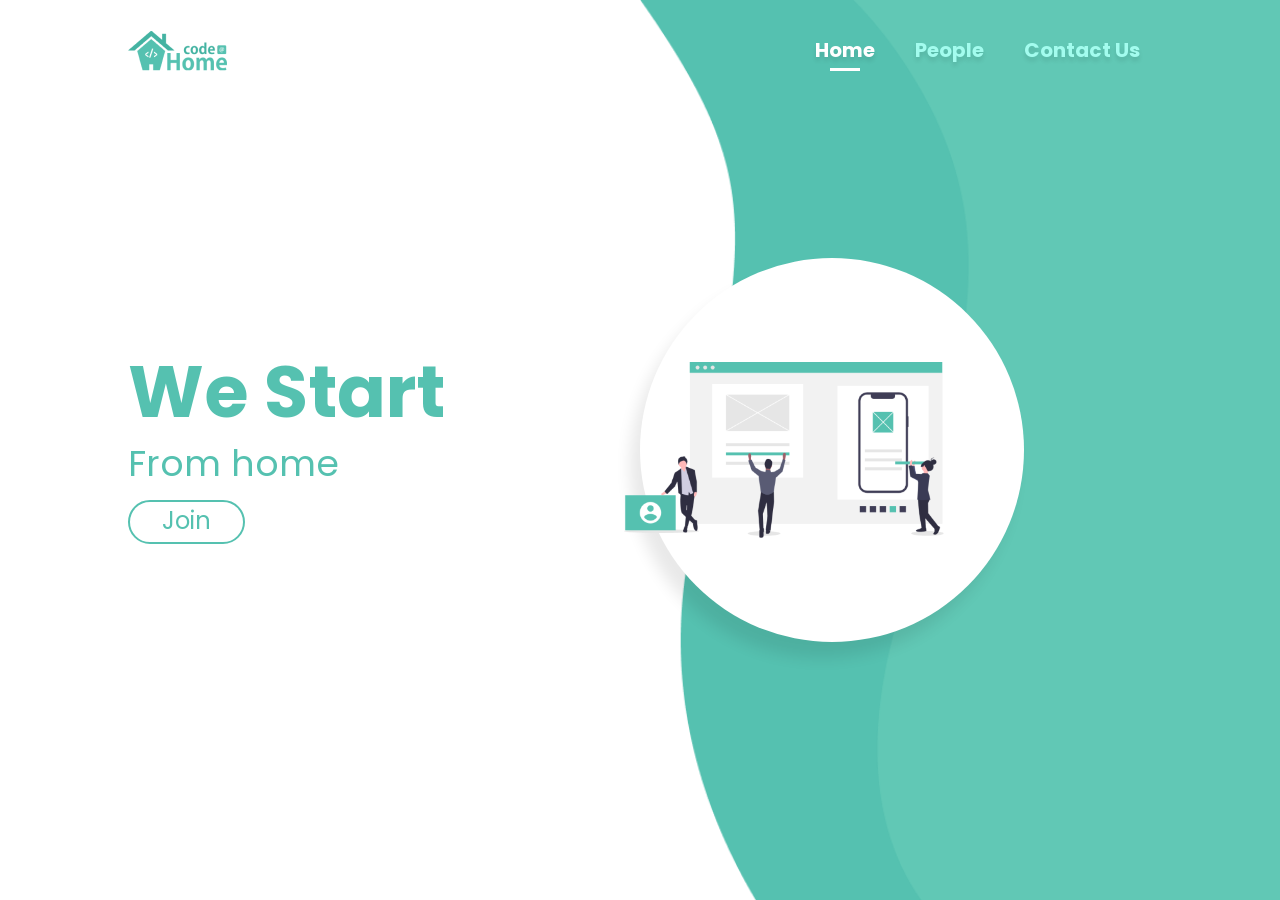
<file: src/index.html>
<!doctype html>
<html>
<head>
  <!-- ... -->
  <meta charset="UTF-8" />
  <meta name="viewport" content="width=device-width, initial-scale=1.0" />
  <link href="../tailwind.css" rel="stylesheet">
  <link rel="stylesheet" href="style/styles.css">
  <!-- font -->
  <link rel="preconnect" href="https://fonts.gstatic.com">
<link href="https://fonts.googleapis.com/css2?family=Poppins:ital,wght@0,100;0,200;0,300;0,400;0,500;0,600;0,700;0,800;0,900;1,100;1,200;1,300;1,400;1,500;1,600;1,700;1,800;1,900&display=swap" rel="stylesheet">
</head>
<body>
    <!-- This example requires Tailwind CSS v2.0+ -->
<div class="relative h-screen bg-white overflow-hidden">
    <!-- background shape 1 -->
    <img class="absolute hidden md:flex right-0 top-0 h-screen w-6/12" src="assets/Icons/Intersect (1).png" />
    <!-- background shape 2 -->
    <img class="absolute hidden md:flex right-0 top-0 h-screen w-4/12" src="assets/Icons/Intersect.png" />
    <!-- navbar -->
  <div class="mx-auto px-5 sm:px-5 lg:px-32 z-10 relative">
    <div class="flex justify-between items-center py-6 md:space-x-10">
      <div class="flex justify-start lg:w-0 lg:flex-1">
        <a href="#">
          <span class="sr-only">Workflow</span>
          <img class="h-8 w-auto sm:h-10" src="assets/Icons/brand.png" alt="">
        </a>
      </div>
      <div class="-mr-2 -my-2 md:hidden">
        <button type="button" class="bg-white rounded-md p-2 inline-flex items-center justify-center text-gray-400 hover:text-gray-500 hover:bg-gray-100 focus:outline-none focus:ring-2 focus:ring-inset focus:ring-indigo-500" aria-expanded="false">
          <span class="sr-only">Open menu</span>
          <svg class="h-6 w-6" xmlns="http://www.w3.org/2000/svg" fill="none" viewBox="0 0 24 24" stroke="currentColor" aria-hidden="true">
            <path stroke-linecap="round" stroke-linejoin="round" stroke-width="2" d="M4 6h16M4 12h16M4 18h16" />
          </svg>
        </button>
      </div>
      <nav class="hidden md:flex space-x-10 p-0 md:p-3 md:rounded-md">
        

        <a href="#" class="hoverBottom active text-xl font-medium text-greenAqua hover:text-white border-b-2 border-transparent font-bold text-shadow">
          Home
        </a>
        <a href="#" class="hoverBottom text-xl font-medium text-greenAqua hover:text-white border-b-2 border-transparent font-bold text-shadow">
          People
        </a>
        <a href="#" class="hoverBottom text-xl font-medium text-greenAqua hover:text-white border-b-2 border-transparent font-bold text-shadow">
          Contact Us
        </a>

       
      </nav>
    </div>
  </div>
  <!-- title -->
  <div class="absolute pl-5 sm:pl-5 lg:pl-32 w-full text-center md:text-left md:w-auto top-2/4 transform -translate-y-2/4">
    <h1 class="font-bold text-7xl text-greenPrimary">We Start</h1>
    <h3 class="text-4xl  text-greenPrimary my-4">From home</h3>
    <button class="p-2 border-greenPrimary text-2xl rounded-full py-1 px-8 text-greenPrimary border-2 hover:bg-gray-50 duration-300"><p class="relative" style="top: -1px;">Join</p></button>
</div>
<!-- image brand -->
<div class="p-8 rounded-full hidden md:flex w-52 h-52 md:h-72 md:w-72 md:right-5 lg:w-96 lg:h-96 shadowImage bg-white absolute right-5 md:right-10 xl:right-64 transform transform -translate-y-2/4 top-2/4 flex justify-center items-center">
    <img class="right-12 relative" src="assets/Icons/home 1.png" />
</div>

  </div>

</body>
</html>
</file>
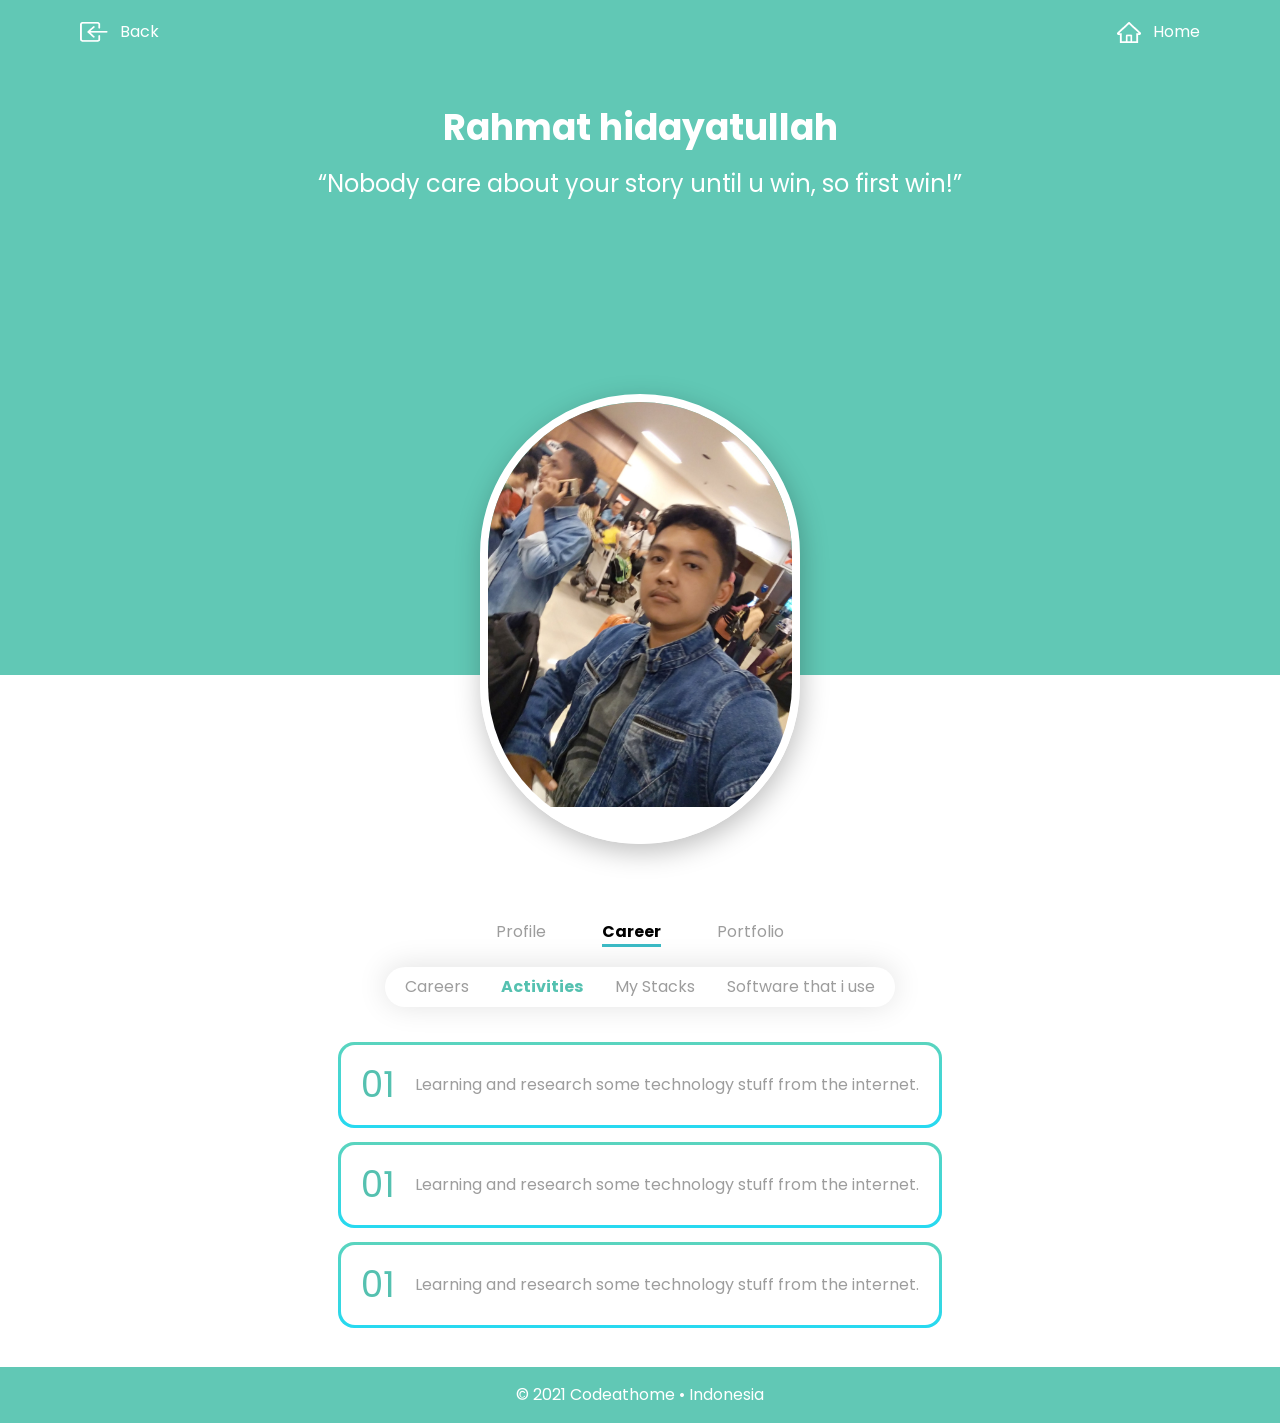
<file: src/activities.html>
<!doctype html>
<html>

<head>
    <!-- ... -->
    <meta charset="UTF-8" />
    <meta name="viewport" content="width=device-width, initial-scale=1.0" />
    <link href="../tailwind.css" rel="stylesheet">
    <link rel="stylesheet" href="style/styles.css">
    <!-- font -->
    <link rel="preconnect" href="https://fonts.gstatic.com">
    <link
        href="https://fonts.googleapis.com/css2?family=Poppins:ital,wght@0,100;0,200;0,300;0,400;0,500;0,600;0,700;0,800;0,900;1,100;1,200;1,300;1,400;1,500;1,600;1,700;1,800;1,900&display=swap"
        rel="stylesheet">
</head>

<body>
    <div class="relative">

        <div class="h-screen">
            <!-- navbar -->
            <nav class="w-full p-5 bg-GreenSecondary h-3/4 text-center relative px-20">
                <div class="flex items-center justify-between">
                    <div class="flex items-center">
                        <img src="assets/Icons/profile/back.png" />
                        <p class="ml-3 text-white">Back</p>
                    </div>
                    <div class="flex items-center">
                        <img src="assets/Icons//profile/homeicon.png" />
                        <p class="ml-3 text-white">Home</p>
                    </div>
                </div>
                <h1 class="text-white font-bold text-2xl lg:text-4xl mt-16">Rahmat hidayatullah</h1>
                <p class="text-white mt-5 text-xl lg:text-2xl">“Nobody care about your story until u win, so first win!”
                </p>
                <!-- wrap img rounded -->
                <div class="rounded-full h-56 w-56 md:h-80 md:w-80 xl:w-1/4 xl:h-2/3 shadowImage2 absolute left-1/2
                    bottom-0 xl:-bottom-1/4 transform -translate-x-1/2 -bottom-1/3 border-8 border-white
                    overflow-hidden">
                    <img src="assets/Icons/profile/IMG_20180312_134702.jpg" />
                </div>

            </nav>

        </div>

        <!-- content navbar -->
        <div class="text-center mt-5">
            <ul class="flex justify-center align-center">
                <li class="list-item">
                    <p class="text">Profile</p>
                </li>
                <li class="mx-14 list-item active">
                    <p class="text active">Career</p>
                </li>
                <li class="list-item">
                    <p class="text">Portfolio</p>
                </li>
            </ul>

        </div>


        <div class="text-center flex flex-col items-center justify-center">

            <!--  change content -->

            <ul class="flex flex-wrap items-center bg-white wrapShadow px-5 py-2 mt-5">
                <li class=" text-xs lg:text-base text-greyHoverBold duration-300 mr-4 lg:mr-8">Careers</li>
                <li class=" text-xs lg:text-base text-greyHoverBold active duration-300 mr-4 lg:mr-8">Activities</li>
                <li class=" text-xs lg:text-base text-greyHoverBold duration-300 mr-4 lg:mr-8">My Stacks</li>
                <li class=" text-xs lg:text-base text-greyHoverBold duration-300">Software that i use</li>
            </ul>

            <!-- <div class="p-10">
            <div class="">01</div>
            <div class="">Learning and research some technology stuff 
from the internet.</div>
        </div> -->

            <ul class="mt-5 px-5 xl:px-0">
                <li class="flex items-center p-2 xl:p-5 border-linier rounded mt-4 gradient-box">
                    <div class="text-2xl xl:text-4xl mr-5 text-greenPrimary">01</div>
                    <div class="text-grey text-xs text-left xl:text-base">Learning and research some technology stuff
                        from the internet.</div>
                </li>
                <li class="flex items-center p-2 xl:p-5 border-linier rounded mt-4 gradient-box">
                    <div class="text-2xl xl:text-4xl mr-5 text-greenPrimary">01</div>
                    <div class="text-grey text-xs text-left xl:text-base">Learning and research some technology stuff
                        from the internet.</div>
                </li>
                <li class="flex items-center p-2 xl:p-5 border-linier rounded mt-4 gradient-box">
                    <div class="text-2xl xl:text-4xl mr-5 text-greenPrimary">01</div>
                    <div class="text-grey text-xs text-left xl:text-base">Learning and research some technology stuff
                        from the internet.</div>
                </li>
            </ul>

        </div>



        <!-- end change content -->

        <div class="footer bg-GreenSecondary p-4 mt-10 w-full">
            <p class="text-white text-center">© 2021 Codeathome • Indonesia</p>
        </div>

    </div>



    </div>




</body>

</html>
</file>
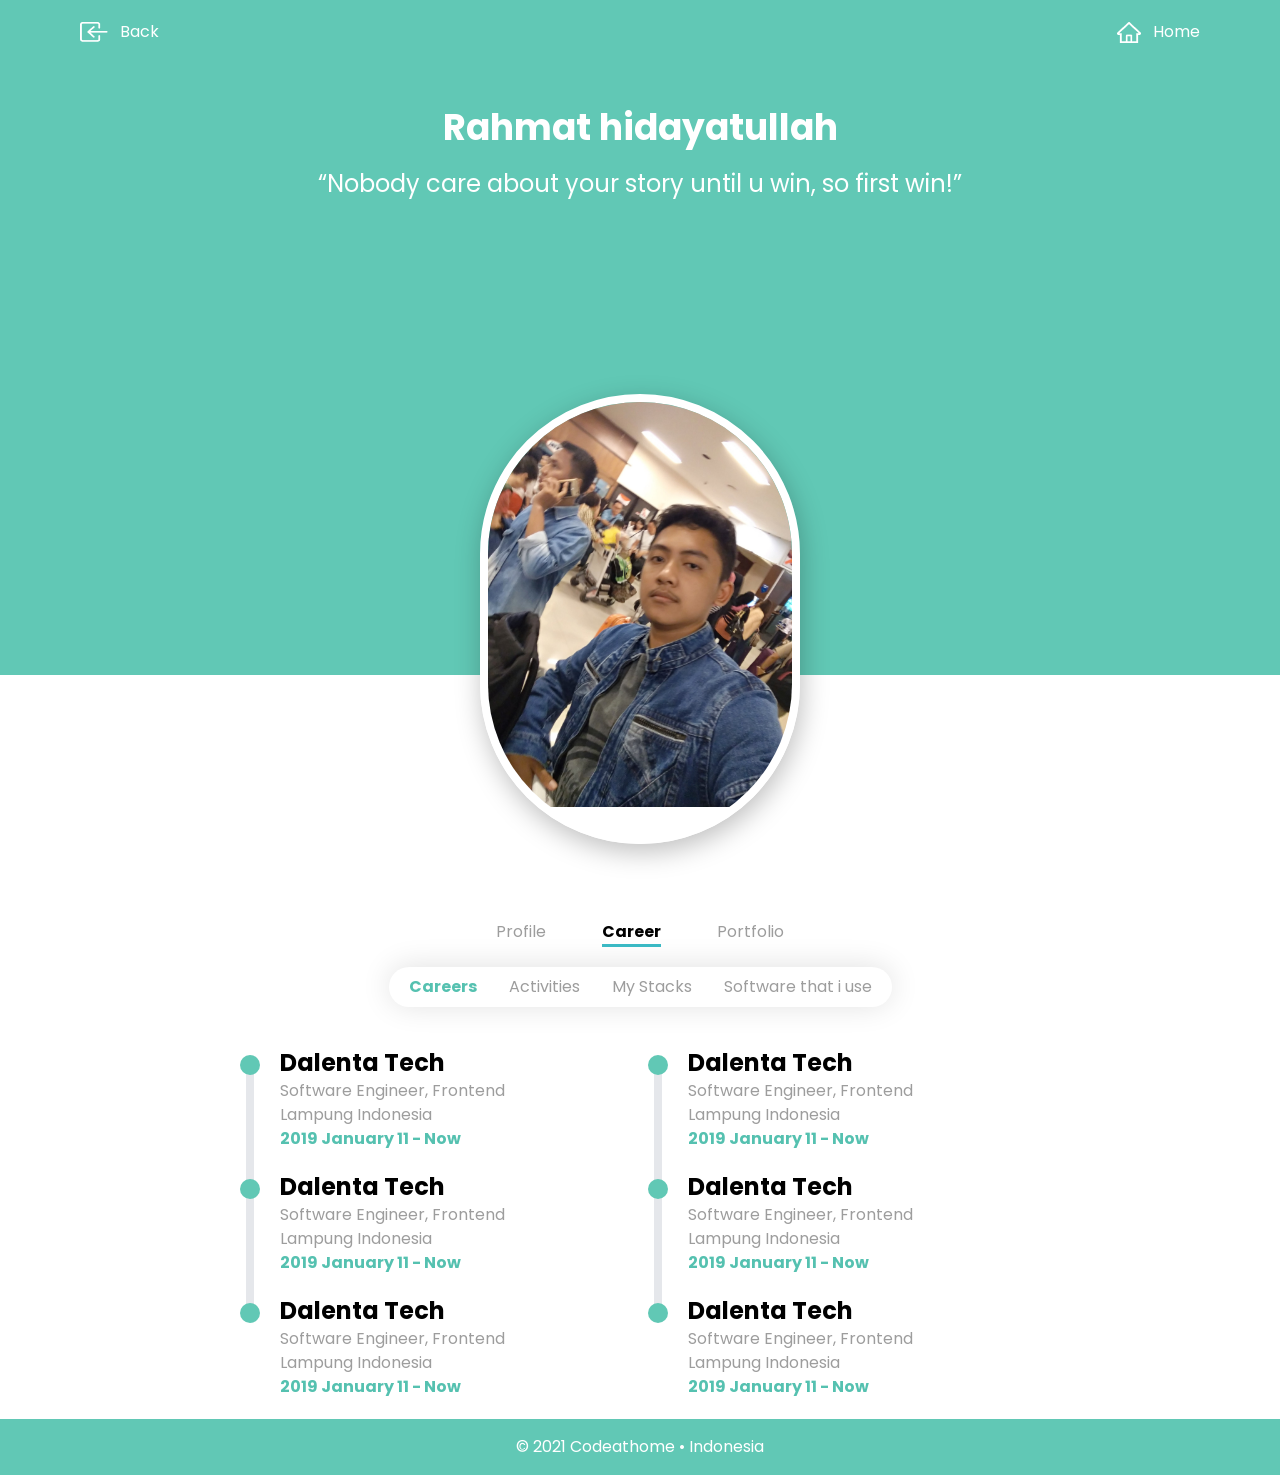
<file: src/career.html>
<!doctype html>
<html>

<head>
    <!-- ... -->
    <meta charset="UTF-8" />
    <meta name="viewport" content="width=device-width, initial-scale=1.0" />
    <link href="../tailwind.css" rel="stylesheet">
    <link rel="stylesheet" href="style/styles.css">
    <!-- font -->
    <link rel="preconnect" href="https://fonts.gstatic.com">
    <link
        href="https://fonts.googleapis.com/css2?family=Poppins:ital,wght@0,100;0,200;0,300;0,400;0,500;0,600;0,700;0,800;0,900;1,100;1,200;1,300;1,400;1,500;1,600;1,700;1,800;1,900&display=swap"
        rel="stylesheet">
</head>

<body>
    <div class="relative">

        <div class="h-screen">
            <!-- navbar -->
            <nav class="w-full p-5 bg-GreenSecondary h-3/4 text-center relative px-20">
                <div class="flex items-center justify-between">
                    <div class="flex items-center">
                        <img src="assets/Icons/profile/back.png" />
                        <p class="ml-3 text-white">Back</p>
                    </div>
                    <div class="flex items-center">
                        <img src="assets/Icons//profile/homeicon.png" />
                        <p class="ml-3 text-white">Home</p>
                    </div>
                </div>
                <h1 class="text-white font-bold text-2xl lg:text-4xl mt-16">Rahmat hidayatullah</h1>
                <p class="text-white mt-5 text-xl lg:text-2xl">“Nobody care about your story until u win, so first win!”
                </p>
                <!-- wrap img rounded -->
                <div class="rounded-full h-56 w-56 md:h-80 md:w-80 xl:w-1/4 xl:h-2/3 shadowImage2 absolute left-1/2
                    bottom-0 xl:-bottom-1/4 transform -translate-x-1/2 -bottom-1/3 border-8 border-white
                    overflow-hidden">
                    <img src="assets/Icons/profile/IMG_20180312_134702.jpg" />
                </div>

            </nav>

        </div>

        <!-- content navbar -->
        <div class="text-center mt-5">
            <ul class="flex justify-center align-center">
                <li class="list-item">
                    <p class="text">Profile</p>
                </li>
                <li class="mx-14 list-item active">
                    <p class="text active">Career</p>
                </li>
                <li class="list-item">
                    <p class="text">Portfolio</p>
                </li>
            </ul>

        </div>


        <div class="text-center flex flex-col items-center justify-center">

            <!--  change content -->

            <ul class="flex flex-wrap items-center bg-white wrapShadow px-5 py-2 mt-5">
                <li class=" text-xs lg:text-base text-greyHoverBold active duration-300 mr-4 lg:mr-8">Careers</li>
                <li class=" text-xs lg:text-base text-greyHoverBold duration-300 mr-4 lg:mr-8">Activities</li>
                <li class=" text-xs lg:text-base text-greyHoverBold duration-300 mr-4 lg:mr-8">My Stacks</li>
                <li class=" text-xs lg:text-base text-greyHoverBold duration-300">Software that i use</li>
            </ul>

            <div class="grid md:grid-cols-2 gap-4 w-full px-20 xl:px-60 mt-10">
                <div class="flex flex-col">
                    <div class="flex items-start relative">
                        <div class="minw-5 minh-5 rounded-full bg-GreenSecondary top-2 relative z-10"></div>
                        <div class="flex flex-col text-left ml-5">
                            <p class="font-bold text-black text-xl lg:text-2xl">Dalenta Tech</p>
                            <p class="text-grey text-sm lg:text-base w-3/4">Software Engineer, Frontend
                                Lampung Indonesia</p>
                            <p class="text-greenPrimary text-sm lg:text-base font-bold">2019 January 11 - Now</p>
                        </div>
                    </div>
                    <div class="flex items-start relative mt-5">
                        <!-- line grey -->
                        <div class="bg-gray-200 h-32 w-2 absolute -top-full" style="left: 6px;"></div>
                        <div class="minw-5 minh-5 rounded-full bg-GreenSecondary top-2 relative z-10"></div>
                        <div class="flex flex-col text-left ml-5">
                            <p class="font-bold text-black text-xl lg:text-2xl">Dalenta Tech</p>
                            <p class="text-grey text-sm lg:text-base w-3/4">Software Engineer, Frontend
                                Lampung Indonesia</p>
                            <p class="text-greenPrimary text-sm lg:text-base font-bold">2019 January 11 - Now</p>
                        </div>
                    </div>
                    <div class="flex items-start relative mt-5">
                        <!-- line grey -->
                        <div class="bg-gray-200 h-32 w-2 absolute -top-full" style="left: 6px;"></div>
                        <div class="minw-5 minh-5 rounded-full bg-GreenSecondary top-2 relative z-10"></div>
                        <div class="flex flex-col text-left ml-5">
                            <p class="font-bold text-black text-xl lg:text-2xl">Dalenta Tech</p>
                            <p class="text-grey text-sm lg:text-base w-3/4">Software Engineer, Frontend
                                Lampung Indonesia</p>
                            <p class="text-greenPrimary text-sm lg:text-base font-bold">2019 January 11 - Now</p>
                        </div>
                    </div>
                </div>

                <!-- ... -->
                <div class="flex flex-col">
                    <div class="flex items-start relative">
                        <div class="minw-5 minh-5 rounded-full bg-GreenSecondary top-2 relative z-10"></div>
                        <div class="flex flex-col text-left ml-5">
                            <p class="font-bold text-black text-xl lg:text-2xl">Dalenta Tech</p>
                            <p class="text-grey text-sm lg:text-base w-3/4">Software Engineer, Frontend
                                Lampung Indonesia</p>
                            <p class="text-greenPrimary text-sm lg:text-base font-bold">2019 January 11 - Now</p>
                        </div>
                    </div>
                    <div class="flex items-start relative mt-5">
                        <!-- line grey -->
                        <div class="bg-gray-200 h-32 w-2 absolute -top-full" style="left: 6px;"></div>
                        <div class="minw-5 minh-5 rounded-full bg-GreenSecondary top-2 relative z-10"></div>
                        <div class="flex flex-col text-left ml-5">
                            <p class="font-bold text-black text-xl lg:text-2xl">Dalenta Tech</p>
                            <p class="text-grey text-sm lg:text-base w-3/4">Software Engineer, Frontend
                                Lampung Indonesia</p>
                            <p class="text-greenPrimary text-sm lg:text-base font-bold">2019 January 11 - Now</p>
                        </div>
                    </div>
                    <div class="flex items-start relative mt-5">
                        <!-- line grey -->
                        <div class="bg-gray-200 h-32 w-2 absolute -top-full" style="left: 6px;"></div>
                        <div class="minw-5 minh-5 rounded-full bg-GreenSecondary top-2 relative z-10"></div>
                        <div class="flex flex-col text-left ml-5">
                            <p class="font-bold text-black text-xl lg:text-2xl">Dalenta Tech</p>
                            <p class="text-grey text-sm lg:text-base w-3/4">Software Engineer, Frontend
                                Lampung Indonesia</p>
                            <p class="text-greenPrimary text-sm lg:text-base font-bold">2019 January 11 - Now</p>
                        </div>
                    </div>
                </div>
            </div>



            <!-- end change content -->

            <div class="footer bg-GreenSecondary p-4 mt-5 w-full">
                <p class="text-white text-center">© 2021 Codeathome • Indonesia</p>
            </div>

        </div>



    </div>




</body>

</html>
</file>
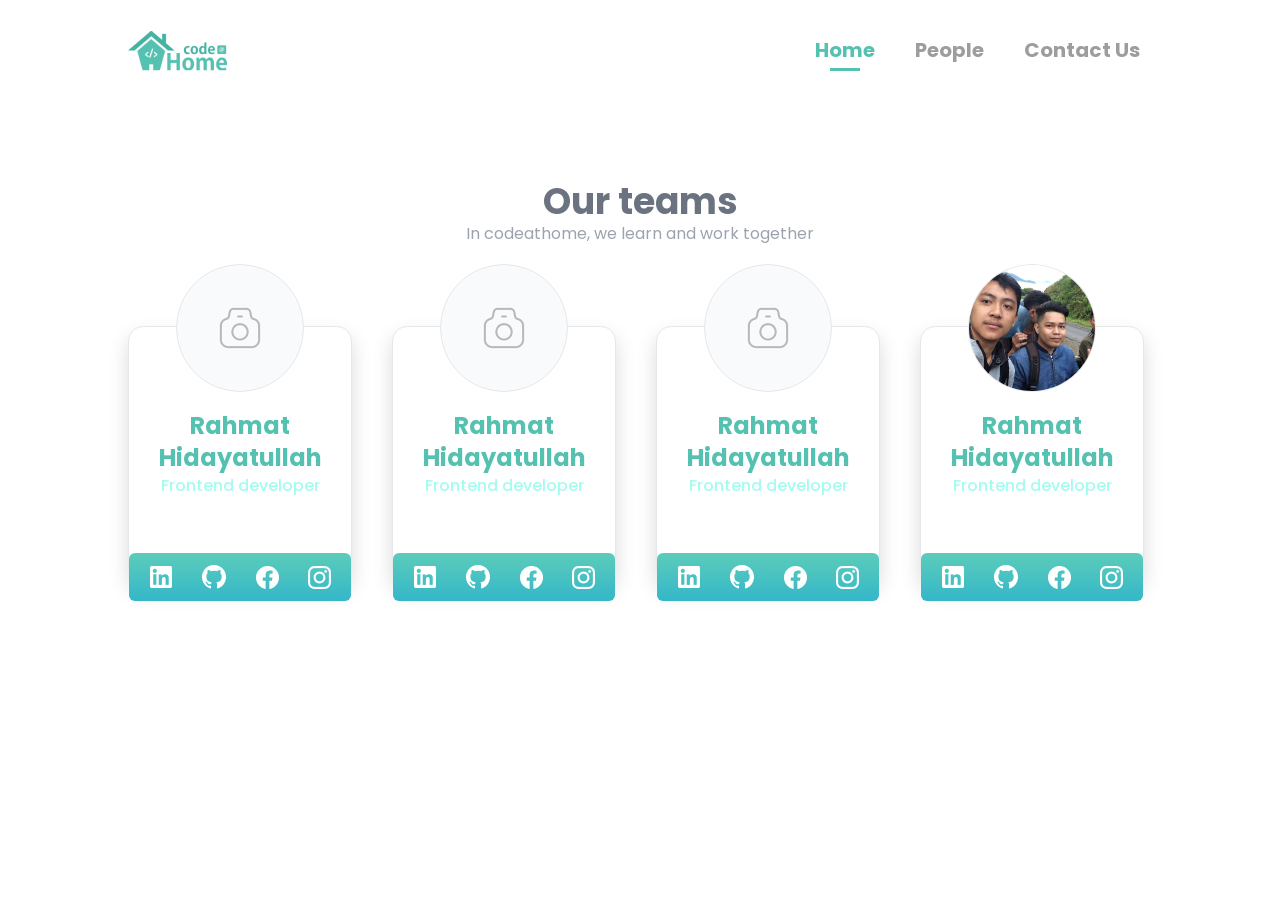
<file: src/home.html>
<!doctype html>
<html>
<head>
  <!-- ... -->
  <meta charset="UTF-8" />
  <meta name="viewport" content="width=device-width, initial-scale=1.0" />
  <link href="../tailwind.css" rel="stylesheet">
  <link rel="stylesheet" href="style/styles.css">
  <!-- font -->
  <link rel="preconnect" href="https://fonts.gstatic.com">
<link href="https://fonts.googleapis.com/css2?family=Poppins:ital,wght@0,100;0,200;0,300;0,400;0,500;0,600;0,700;0,800;0,900;1,100;1,200;1,300;1,400;1,500;1,600;1,700;1,800;1,900&display=swap" rel="stylesheet">
</head>
<body>

    <div class="relative h-screen bg-white">
   
    
  <div class="mx-auto px-5 sm:px-16 md:px-32 z-10 relative">
      <!-- navbar -->
    <div class="flex justify-between items-center py-6 md:space-x-10">
      <div class="flex justify-start lg:w-0 lg:flex-1">
        <a href="#">
          <span class="sr-only">Workflow</span>
          <img class="h-8 w-auto sm:h-10" src="assets/Icons/brand.png" alt="">
        </a>
      </div>
      <div class="-mr-2 -my-2 md:hidden">
        <button type="button" class="bg-white rounded-md p-2 inline-flex items-center justify-center text-gray-400 hover:text-gray-500 hover:bg-gray-100 focus:outline-none focus:ring-2 focus:ring-inset focus:ring-indigo-500" aria-expanded="false">
          <span class="sr-only">Open menu</span>
          <svg class="h-6 w-6" xmlns="http://www.w3.org/2000/svg" fill="none" viewBox="0 0 24 24" stroke="currentColor" aria-hidden="true">
            <path stroke-linecap="round" stroke-linejoin="round" stroke-width="2" d="M4 6h16M4 12h16M4 18h16" />
          </svg>
        </button>
      </div>
      <nav class="hidden md:flex space-x-10  p-0 md:p-3">
        

        <a href="#" class="hoverBottom activegreen text-xl font-medium text-greyHover duration-300 hover:text-greenPrimary border-b-2 border-transparent font-bold">
          Home
        </a>
        <a href="#" class="hoverBottom text-xl font-medium duration-300 text-greyHover border-b-2 border-transparent font-bold">
          People
        </a>
        <a href="#" class="hoverBottom text-xl font-medium duration-300 text-greyHover border-b-2 border-transparent font-bold">
          Contact Us
        </a>

       
      </nav>
    </div>
    <!-- title -->
    <h1 class="text-center text-4xl font-bold text-gray-500 mt-20">Our teams</h1>
    <p class="text-center text-gray-400">In codeathome, we learn and work together</p>
    <!-- list card -->
    <div class="pr-2 pb-2">
    <div class="grid grid-cols-1 sm:grid-cols-2 lg:grid-cols-3 xl:grid-cols-4  gap-10 pb-5">
  <div class="shadowCard hover:bg-gray-50 duration-300 cursor-pointer bg-white h-64 relative flex flex-col items-center justify-center mt-20 border p-5">
      <!-- image wrap -->
      <div class="absolute -top-1/4 left-1/2 transform -translate-x-2/4 flex items-center justify-center rounded-full w-32 h-32 bg-gray-50
      hover:bg-gray-100 duration-300 border">
            
            <img class="absolute left-1/2 top-1/2 transform -translate-x-1/2 -translate-y-1/2" src="assets/Icons/akar-icons_camera.png" style="max-width: 150%;"/>
      </div>
      <h1 class="font-bold text-2xl text-center text-greenPrimary">Rahmat Hidayatullah</h1>
      <h1 class="text-center text-greenAqua font-medium">Frontend developer</h1>
      <div class="gradientColor absolute -bottom-5 w-full flex items-center justify-between px-5 py-3 rounded-md">
          <img src="assets/Icons/akar-icons_linkedin-fill.png" />
          <img src="assets/Icons/akar-icons_github-fill.png" />
        
          <img src="assets/Icons/akar-icons_facebook-fill.png" />
          <img src="assets/Icons/logos_instagram-icon.png" />

      </div>

  </div>
  <div class="shadowCard hover:bg-gray-50 duration-300 cursor-pointer bg-white h-64 relative flex flex-col items-center justify-center mt-20 border">
      <!-- image wrap -->
      <div class="absolute -top-1/4 left-1/2 transform -translate-x-2/4 flex items-center justify-center rounded-full w-32 h-32 bg-gray-50 hover:bg-gray-100 duration-300 border">
            
            <img class="absolute left-1/2 top-1/2 transform -translate-x-1/2 -translate-y-1/2" src="assets/Icons/akar-icons_camera.png" style="max-width: 150%;"/>
      </div>
      <h1 class="font-bold text-2xl text-center text-greenPrimary">Rahmat Hidayatullah</h1>
      <h1 class="text-center text-greenAqua font-medium">Frontend developer</h1>
      <div class="gradientColor absolute -bottom-5 w-full flex items-center justify-between px-5 py-3 rounded-md">
          <img src="assets/Icons/akar-icons_linkedin-fill.png" />
          <img src="assets/Icons/akar-icons_github-fill.png" />
        
          <img src="assets/Icons/akar-icons_facebook-fill.png" />
          <img src="assets/Icons/logos_instagram-icon.png" />

      </div>

  </div>
  <div class="shadowCard hover:bg-gray-50 duration-300 cursor-pointer bg-white h-64 relative flex flex-col items-center justify-center mt-20 border">
      <!-- image wrap -->
      <div class="absolute -top-1/4 left-1/2 transform -translate-x-2/4 flex items-center justify-center rounded-full w-32 h-32 bg-gray-50
       hover:bg-gray-100 duration-300 border">
            
            <img class="absolute left-1/2 top-1/2 transform -translate-x-1/2 -translate-y-1/2" src="assets/Icons/akar-icons_camera.png" style="max-width: 150%;"/>
      </div>
      <h1 class="font-bold text-2xl text-center text-greenPrimary">Rahmat Hidayatullah</h1>
      <h1 class="text-center text-greenAqua font-medium">Frontend developer</h1>
      <div class="gradientColor absolute -bottom-5 w-full flex items-center justify-between px-5 py-3 rounded-md">
          <img src="assets/Icons/akar-icons_linkedin-fill.png" />
          <img src="assets/Icons/akar-icons_github-fill.png" />
        
          <img src="assets/Icons/akar-icons_facebook-fill.png" />
          <img src="assets/Icons/logos_instagram-icon.png" />

      </div>

  </div>
  <div class="shadowCard hover:bg-gray-50 duration-300 cursor-pointer bg-white h-64 relative flex flex-col items-center justify-center mt-20 border">
      <!-- image wrap -->
      <div class="absolute -top-1/4 left-1/2 transform -translate-x-2/4 flex items-center justify-center rounded-full w-32 h-32 bg-gray-50 hover:bg-gray-100 duration-300 border overflow-hidden">
            
            <img class="absolute left-1/2 top-1/2 transform -translate-x-1/2 -translate-y-1/2" src="assets/Icons/IMG-20180110-WA0004.jpg" style="max-width: 150%;"/>
      </div>
      <h1 class="font-bold text-2xl text-center text-greenPrimary">Rahmat Hidayatullah</h1>
      <h1 class="text-center text-greenAqua font-medium">Frontend developer</h1>
      <div class="gradientColor absolute -bottom-5 w-full flex items-center justify-between px-5 py-3 rounded-md">
          <img src="assets/Icons/akar-icons_linkedin-fill.png" />
          <img src="assets/Icons/akar-icons_github-fill.png" />
        
          <img src="assets/Icons/akar-icons_facebook-fill.png" />
          <img src="assets/Icons/logos_instagram-icon.png" />

      </div>

  </div>
</div>
</div>



  </div>


  


  </div>



</body>
</html>
</file>
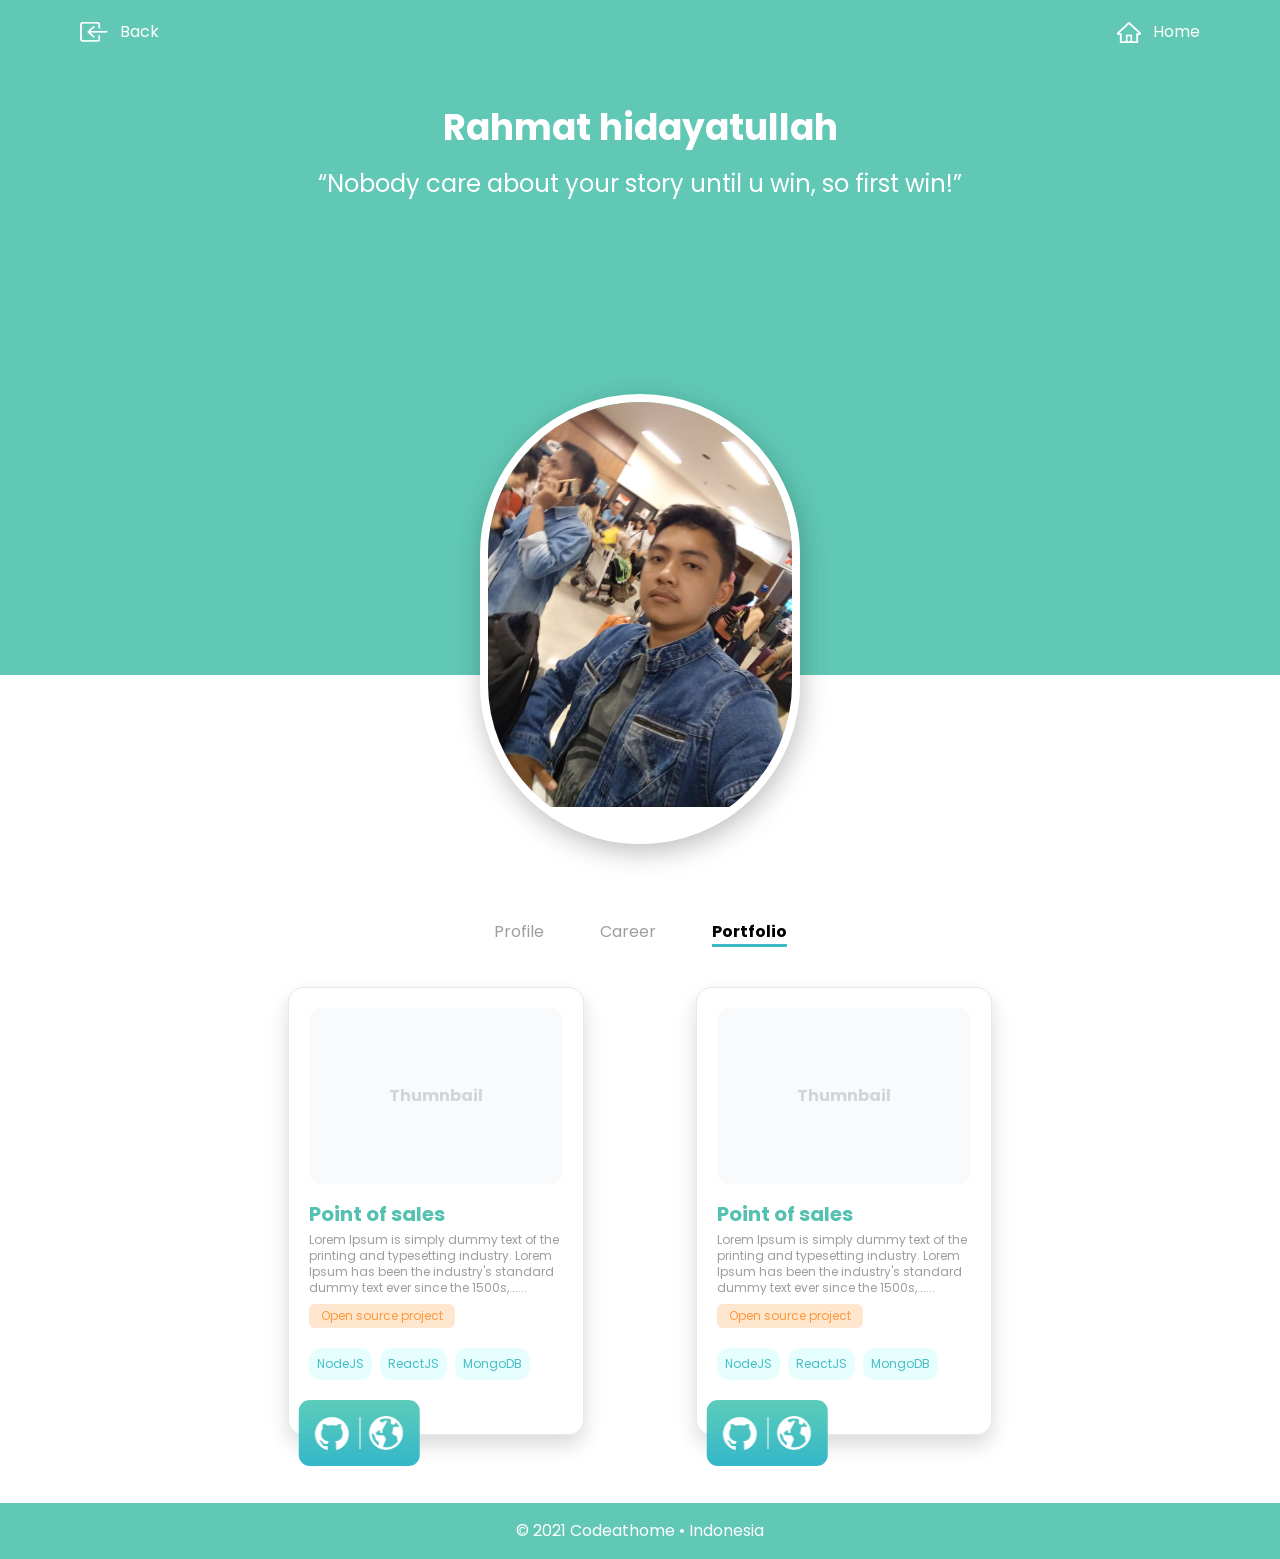
<file: src/portfolio.html>
<!DOCTYPE html>
<html>

<head>
    <!-- ... -->
    <meta charset="UTF-8" />
    <meta name="viewport" content="width=device-width, initial-scale=1.0" />
    <link href="../tailwind.css" rel="stylesheet" />
    <link rel="stylesheet" href="style/styles.css" />
    <!-- font -->
    <link rel="preconnect" href="https://fonts.gstatic.com" />
    <link
        href="https://fonts.googleapis.com/css2?family=Poppins:ital,wght@0,100;0,200;0,300;0,400;0,500;0,600;0,700;0,800;0,900;1,100;1,200;1,300;1,400;1,500;1,600;1,700;1,800;1,900&display=swap"
        rel="stylesheet" />
</head>

<body>
    <div class="relative">
        <div class="h-screen">
            <!-- navbar -->
            <nav class="w-full p-5 bg-GreenSecondary h-3/4 text-center relative px-20">
                <div class="flex items-center justify-between">
                    <div class="flex items-center">
                        <img src="assets/Icons/profile/back.png" />
                        <p class="ml-3 text-white">Back</p>
                    </div>
                    <div class="flex items-center">
                        <img src="assets/Icons//profile/homeicon.png" />
                        <p class="ml-3 text-white">Home</p>
                    </div>
                </div>
                <h1 class="text-white font-bold text-2xl lg:text-4xl mt-16">
                    Rahmat hidayatullah
                </h1>
                <p class="text-white mt-5 text-xl lg:text-2xl">
                    “Nobody care about your story until u win, so first win!”
                </p>
                <!-- wrap img rounded -->
                <div
                    class="rounded-full h-56 w-56 md:h-80 md:w-80 xl:w-1/4 xl:h-2/3 shadowImage2 absolute left-1/2 bottom-0 xl:-bottom-1/4 transform -translate-x-1/2 -bottom-1/3 border-8 border-white overflow-hidden">
                    <img src="assets/Icons/profile/IMG_20180312_134702.jpg" />
                </div>
            </nav>
        </div>

        <!-- content navbar -->
        <div class="text-center mt-5">
            <ul class="flex justify-center align-center">
                <li class="list-item">
                    <p class="text">Profile</p>
                </li>
                <li class="mx-14 list-item">
                    <p class="text">Career</p>
                </li>
                <li class="list-item active">
                    <p class="text active">Portfolio</p>
                </li>
            </ul>
        </div>

        <div class="text-center flex flex-col items-center justify-center">
            <!-- change content -->
            <!-- start wrap grid -->
            <div class="grid grid-cols-1 xl:grid-cols-2 w-full xl:gap-28 mt-5 xl:mt-10 px-10 md:px-52 xl:px-72 mb-12">
                <!-- start card -->
                <div class="p-5 wrapShadow2 border relative mt-20 xl:mt-0" style="height: 28rem">
                    <!-- wrap image -->
                    <div class="h-44 rounded-xl bg-gray-50 flex items-center justify-center text-gray-300 font-bold">
                        Thumnbail
                    </div>
                    <h1 class="text-left text-greenPrimary font-bold text-xl mt-4">
                        Point of sales
                    </h1>
                    <p class="text-xs text-left text-grey mt-1">
                        Lorem Ipsum is simply dummy text of the printing and typesetting
                        industry. Lorem Ipsum has been the industry's standard dummy text
                        ever since the 1500s,......
                    </p>
                    <div class="rounded-md">
                        <p class="text-xs bg-orangec text-orangec px-3 py-1 rounded-md whitespace-nowrap w-max mt-2">
                            Open source project
                        </p>
                        <div class="flex items-center my-5">
                            <div class="rounded-xl p-2 text-xs text-bluets bg-bluets">
                                NodeJS
                            </div>
                            <div class="rounded-xl p-2 text-xs text-bluets bg-bluets mx-2">
                                ReactJS
                            </div>
                            <div class="rounded-xl p-2 text-xs text-bluets bg-bluets">
                                MongoDB
                            </div>
                        </div>
                        <div
                            class="ml-5 flex items-center justify-between p-4 rounded-md gradientAg w-max absoute transform -translate-x-1/4">
                            <img class="mr-5 cursor-pointer" src="assets/Icons/profile/githubw.png" />
                            <div class="line"></div>
                            <img class="cursor-pointer" src="assets/Icons/profile/internet.png" />
                        </div>
                    </div>
                </div>
                <!-- end card -->

                <!-- start card -->
                <div class="p-5 wrapShadow2 border relative mt-20 xl:mt-0" style="height: 28rem">
                    <!-- wrap image -->
                    <div class="h-44 rounded-xl bg-gray-50 flex items-center justify-center text-gray-300 font-bold">
                        Thumnbail
                    </div>
                    <h1 class="text-left text-greenPrimary font-bold text-xl mt-4">
                        Point of sales
                    </h1>
                    <p class="text-xs text-left text-grey mt-1">
                        Lorem Ipsum is simply dummy text of the printing and typesetting
                        industry. Lorem Ipsum has been the industry's standard dummy text
                        ever since the 1500s,......
                    </p>
                    <div class="rounded-md">
                        <p class="text-xs bg-orangec text-orangec px-3 py-1 rounded-md whitespace-nowrap w-max mt-2">
                            Open source project
                        </p>
                        <div class="flex items-center my-5">
                            <div class="rounded-xl p-2 text-xs text-bluets bg-bluets">
                                NodeJS
                            </div>
                            <div class="rounded-xl p-2 text-xs text-bluets bg-bluets mx-2">
                                ReactJS
                            </div>
                            <div class="rounded-xl p-2 text-xs text-bluets bg-bluets">
                                MongoDB
                            </div>
                        </div>
                        <div
                            class="ml-5 flex items-center justify-between p-4 rounded-md gradientAg w-max absoute transform -translate-x-1/4">
                            <img class="mr-5 cursor-pointer" src="assets/Icons/profile/githubw.png" />
                            <div class="line"></div>
                            <img class="cursor-pointer" src="assets/Icons/profile/internet.png" />
                        </div>
                    </div>
                </div>
                <!-- end start card -->
            </div>
            <!-- end wrap grid -->
            <!-- end change content -->

            <!-- start footer -->
            <div class="footer bg-GreenSecondary p-4 mt-5 w-full">
                <p class="text-white text-center">© 2021 Codeathome • Indonesia</p>
            </div>
            <!-- end footer -->
        </div>
    </div>
</body>

</html>
</file>
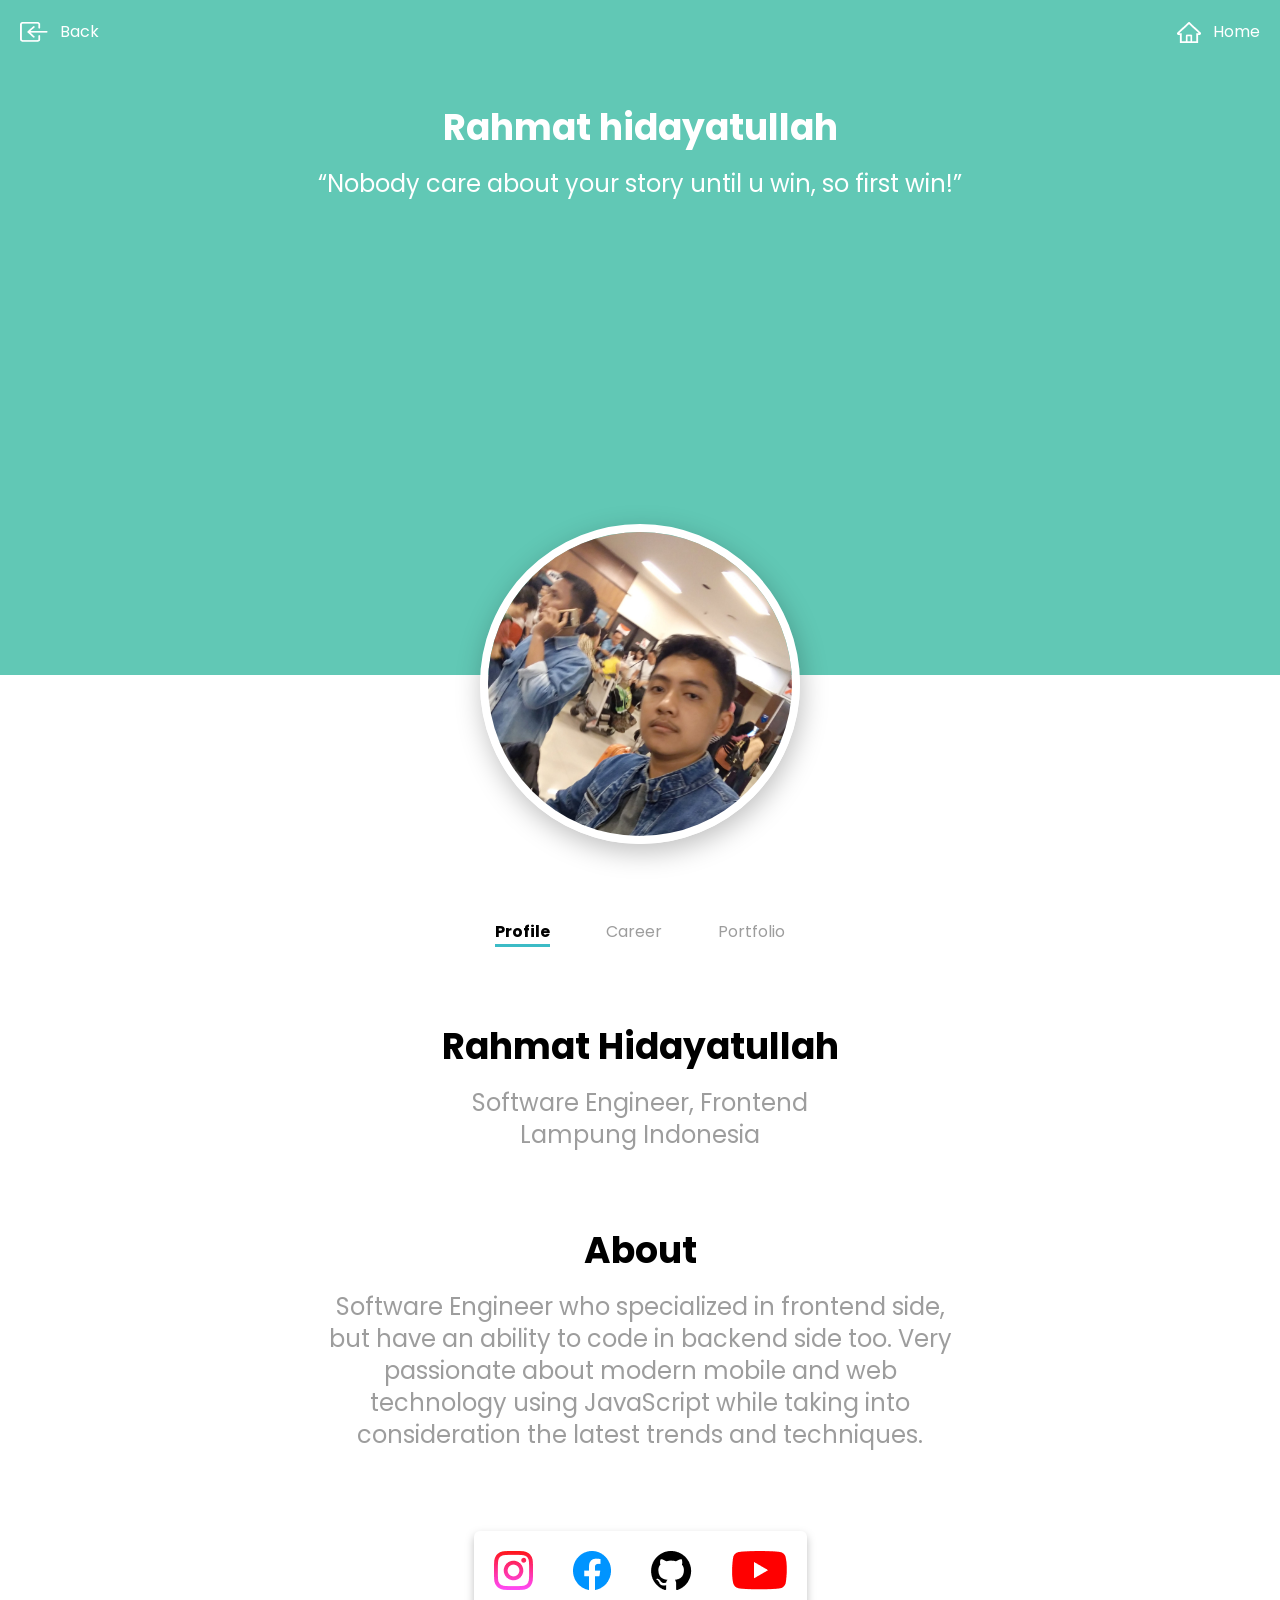
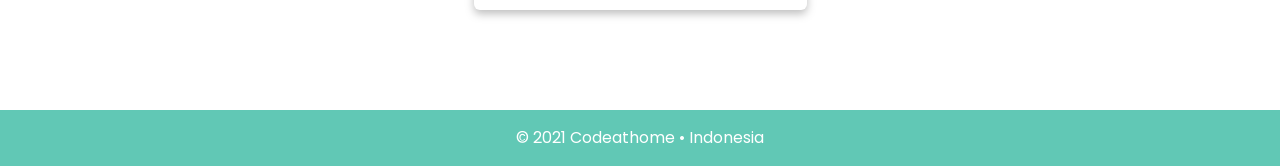
<file: src/profile.html>
<!doctype html>
<html>
<head>
  <!-- ... -->
  <meta charset="UTF-8" />
  <meta name="viewport" content="width=device-width, initial-scale=1.0" />
  <link href="../tailwind.css" rel="stylesheet">
  <link rel="stylesheet" href="style/styles.css">
  <!-- font -->
  <link rel="preconnect" href="https://fonts.gstatic.com">
<link href="https://fonts.googleapis.com/css2?family=Poppins:ital,wght@0,100;0,200;0,300;0,400;0,500;0,600;0,700;0,800;0,900;1,100;1,200;1,300;1,400;1,500;1,600;1,700;1,800;1,900&display=swap" rel="stylesheet">
</head>
<body>
    <div class="relative">

        <div class="h-screen">
        <!-- navbar -->
        <nav class="w-full p-5 bg-GreenSecondary h-3/4 text-center relative">
            <div class="flex items-center justify-between">
                <div class="flex items-center">
                    <img src="assets/Icons/profile/back.png" />
                    <p class="ml-3 text-white">Back</p>
                </div>
                <div class="flex items-center">
                    <img src="assets/Icons//profile/homeicon.png" />
                    <p class="ml-3 text-white">Home</p>
                </div>
            </div>
            <h1 class="text-white font-bold text-2xl lg:text-4xl mt-16">Rahmat hidayatullah</h1>
            <p class="text-white mt-5 text-xl lg:text-2xl">“Nobody care about your story until u  win, so first win!”</p>
            <!-- wrap img rounded -->
            <div class="rounded-full h-56 w-56 md:h-80 md:w-80 shadowImage2 absolute left-1/2 bottom-0 xl:-bottom-1/4  transform -translate-x-1/2 -bottom-1/3 border-8 border-white overflow-hidden">
            <img src="assets/Icons/profile/IMG_20180312_134702.jpg" />
            </div>

        </nav>

        </div>

        <!-- content navbar -->
        <div class="text-center mt-5">
            <ul class="flex justify-center align-center">
                <li class="list-item active">
                    <p class="text active">Profile</p>
                </li>
                <li class="mx-14 list-item">
                    <p class="text">Career</p>
                </li>
                <li class="list-item">
                    <p class="text">Portfolio</p>
                </li>
             </ul>
             
        </div>


        <div class="text-center flex flex-col items-center justify-center">
            <!-- change content -->
        <h1 class="text-2xl lg:text-4xl text-black font-bold mt-10 lg:mt-20">Rahmat Hidayatullah</h1>
             <p class="text-grey text-xl lg:text-2xl mt-5">Software Engineer, Frontend</p>
             <p class="text-grey text-xl lg:text-2xl">Lampung Indonesia</p>

        <h1 class="text-2xl lg:text-4xl text-black font-bold mt-10 lg:mt-20">About</h1>
             <p class="text-grey text-sm lg:text-2xl mt-5 px-5 lg:px-0 lg:w-1/2"> Software Engineer who specialized in frontend side, but have an ability to code in backend side too. Very passionate about modern mobile and web technology using JavaScript while taking into consideration the latest trends and techniques.</p>

             <div class="flex items-center p-5 bg-white dropSwadow rounded-md my-20">
            <img class="mr-10" src="assets/Icons/profile/Vector.png" />
            <img class="mr-10" src="assets/Icons/profile/facebook.png" />
            <img class="mr-10" src="assets/Icons/profile/github.png" />
            <img src="assets/Icons/profile/youtube.png" />

        </div>
        <!-- end change content -->

        <div class="footer bg-GreenSecondary p-4 mt-5 w-full">
            <p class="text-white text-center">© 2021 Codeathome  • Indonesia</p>
        </div>
        
        </div>
        


    </div>




    </body>
</html>
</file>
<file: src/style/styles.css>
@tailwind base;
@tailwind components;

@tailwind utilities;

body{
    font-family: 'Poppins',
    sans-serif;
}
.text-shadow{
    text-shadow: 0px 4px 4px rgba(0, 0, 0, 0.1);
}
.shadowImage{
    box-shadow: -10px 16px 15px rgba(0, 0, 0, 0.09);
}
.shadowImage2{
    box-shadow: 2px 8px 27px rgba(0, 0, 0, 0.25);
}

.text-greenAqua{
    color: #A3FCEE;
}
.text-greenPrimary {
    color: #55C1B0;
}
.border-greenPrimary {
    border-color: #55C1B0;
}

.hoverBottom{
    position: relative;
    transition: 0.3s;

}
.hoverBottom.activegreen {
    color: #55C1B0;

}
.hoverBottom.active{
    color: white;

}
.w-27{
    width: 27rem;
}
.h-27{
    height: 27rem;
}
.hoverBottom:hover:after {
    content: '';
    position: absolute;
    width: 50%;
    bottom: -7px;
    left: 50%;
    height: 3px;
    background-color: white;
    z-index: 9999;
    transform: translateX(-50%);
}
.hoverBottom.active:after {
    content: '';
    position: absolute;
    width: 50%;
    bottom: -7px;
    left: 50%;
    height: 3px;
    background-color: white;
    z-index: 9999;
    transform: translateX(-50%);
}
.hoverBottom.activegreen:after {
    content: '';
    position: absolute;
    width: 50%;
    bottom: -7px;
    left: 50%;
    height: 3px;
    background-color: #55C1B0;
    z-index: 9999;
    transform: translateX(-50%);
}

/* 2 */
.text-grey{
    color: #9D9D9D;
}
.text-greyHover{
    color: #9D9D9D;
}
.text-greyHoverBold{
    color: #9D9D9D;
}
.text-greyHover:hover:after {
    content: '';
    position: absolute;
    width: 44%;
    bottom: -7px;
    left: 50%;
    height: 3px;
    background-color: #55C1B0;
    z-index: 9999;
    transform: translateX(-30%);
}
/* .text-greyHover:hover{
    color: #55C1B0;
    cursor: pointer;
} */
.text-greyHoverBold:hover{
    color: #55C1B0;
    cursor: pointer;
    font-weight: bold;
}
.text-greyHoverBold.active{
    color: #55C1B0;
    cursor: pointer;
    font-weight: bold;
}
.shadowCard{
    box-shadow: 0px 10px 20px rgba(0, 0, 0, 0.15);
    border-radius: 15px;
}
.gradientColor{
    background: linear-gradient(180deg, #5CCCBA 0%, #34B7C9 100%);
}

.overflow-scroll::-webkit-scrollbar {
    width: 8px;
    height: 8px;
}

/* Track */
.overflow-scroll::-webkit-scrollbar-track {
    box-shadow: inset 0 0 1px grey;
    border-radius: 10px;
}

/* Handle */
.overflow-scroll::-webkit-scrollbar-thumb {
    background: grey;
    border-radius: 7px;
}

/* Handle on hover */
.overflow-scroll::-webkit-scrollbar-thumb:hover {
    background: #cccccc;
}

.bg-GreenSecondary{
    background-color: #61C8B5;
}

.list-item {
    transition: 0.3s;

}

.list-item:hover{
    border-bottom: 3px solid #3CBBC6;

}
.list-item.active{
    border-bottom: 3px solid #3CBBC6;

}



.list-item .text{
    color: #9D9D9D;
    transition: 0.3s;
}
.list-item .text:hover{
    color: black;
    font-weight: bold;
    cursor: pointer;

}
.list-item .text.active{
    color: black;
    font-weight: bold;
    cursor: pointer;

}

.dropSwadow{
    filter: drop-shadow(0px 4px 4px rgba(0, 0, 0, 0.25));
}

.wrapShadow{
    box-shadow: 0px -1px 30px rgba(0, 0, 0, 0.12);
    border-radius: 34.5px;
}

.text-shadow{
    text-shadow: 0px 4px 4px rgba(0, 0, 0, 0.1);
}

.minw-5{
    min-width: 1.28rem;
}
.minh-5 {
    min-height: 1.25rem;
}

/* .border-linier{
    

    border: 1px solid linear-gradient(180deg, #5ad4be 0%, #26d9f1 80%);
    border: 1px solid -webkit-linear-gradient(180deg, #5ad4be 0%, #26d9f1 80%);
    border: 1px solid -moz-linear-gradient(180deg, #5ad4be 0%, #26d9f1 80%);
} */

.gradient-box {

    display: flex;
    position: relative;
    box-sizing: border-box;
    color: #FFF;
    background: white;
    background-clip: padding-box;
    border: solid 2px transparent;
    border-radius: 1em;

    
}

.gradient-box:before {

     
        content: '';
        position: absolute;
        top: 0;
        right: 0;
        bottom: 0;
        left: 0;
        z-index: -1;
        margin: -3px;
        /* !importanté */
        border-radius: inherit;
        /* !importanté */
        background: linear-gradient(to bottom, #5ad4be, #26d9f1);
    
}

.wrapShadow2{
    box-shadow: 0px 10px 20px rgba(0, 0, 0, 0.15);
    border-radius: 15px;
}

.gradientAg{
    background: linear-gradient(180deg, #5CCCBA 0%, #34B7C9 100%);
    border-radius: 11px;
}

.bg-orangec{
    background-color: #FFE6CE;
}
.text-orangec{
    color: #FF9A3E;
}

.bg-bluets{
    background-color: #E7FEFF;
}
.text-bluets{
    color: #43BFC4;
}
.line{
    position: absolute;
    left: 50%;
    top: 50%;
    transform: translate(-50%,-50%);
    height: 2rem;
    width: 0.5px;
    background-color: white;
}
</file>
